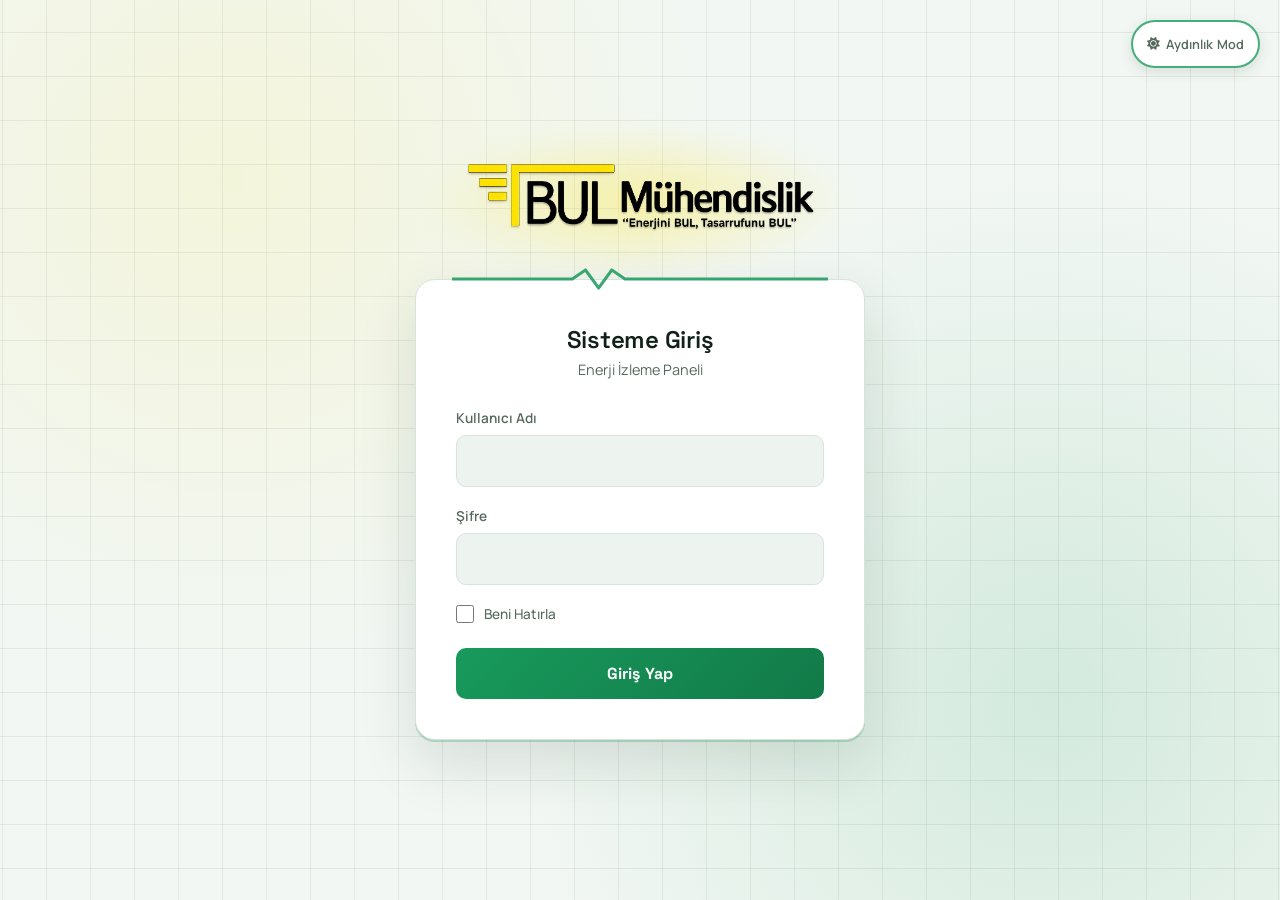
<file: index.html>
<!DOCTYPE html>
<html lang="tr">
<head>
    <script>
        // Kayıtlı tema tercihini sayfa çizilmeden önce uygula (ani renk çakması olmasın)
        (function () {
            try {
                var t = localStorage.getItem('theme') || 'light';
                document.documentElement.setAttribute('data-theme', t);
            } catch (e) {}
        })();
    </script>
    <meta charset="UTF-8">
    <meta name="viewport" content="width=device-width, initial-scale=1.0">
    <title>Enerji Takip - Giriş</title>
    <link rel="stylesheet" href="style.css">
    <link rel="stylesheet" href="https://cdnjs.cloudflare.com/ajax/libs/font-awesome/6.4.0/css/all.min.css">
    
    <style>
        /* Tema geçişine göre logo gösterimi */
        .logo-dark, .logo-light {
            display: none;
        }

        [data-theme="dark"] .logo-dark {
            display: block;
        }

        [data-theme="light"] .logo-light {
            display: block;
        }
    </style>
</head>
<body class="login-page">
    <div class="login-container">

        <button type="button" class="theme-toggle-standalone" data-theme-toggle title="Görünümü değiştir">
            <i class="fas fa-moon"></i> <span class="theme-toggle-label">Karanlık Mod</span>
        </button>

        <!-- LOGO ARTIK KUTUNUN DIŞINDA VE ÜSTÜNDE -->
        <div class="logo-container">
            <img src="logo.png" alt="BUL Mühendislik Logo" class="login-logo logo-dark">
            <img src="logo-light.png" alt="BUL Mühendislik Logo" class="login-logo logo-light">
        </div>

        <!-- login-box artık logonun altında başlıyor -->
        <div class="login-box">
            <h2>Sisteme Giriş</h2>
            <p class="subtitle">Enerji İzleme Paneli</p>
            
            <form id="loginForm">
                <div class="input-group">
                    <label for="username">Kullanıcı Adı</label>
                    <input type="text" id="username" required autocomplete="off">
                </div>
                
                <div class="input-group">
                    <label for="password">Şifre</label>
                    <input type="password" id="password" required>
                </div>

                <div class="remember-me-container">
                    <input type="checkbox" id="rememberMe">
                    <label for="rememberMe">Beni Hatırla</label>
                </div>

                <div id="errorMessage" class="error-text hidden">Hatalı giriş yaptınız.</div>
                
                <button type="submit" id="loginBtn">Giriş Yap</button>
            </form>
        </div>
    </div>
    <script src="ui.js"></script>
    <script src="app.js"></script>
</body>
</html>
</file>
<file: style.css>
/* =======================================================================
   style.css — EnerjiPanel tasarım sistemi
   -----------------------------------------------------------------------
   Palet: zümrüt yeşili (marka/aksiyon rengi) + beyaz/kömür nötrler.
   Logodaki gerçek sarı (#FFE100) marka rengi olarak DEĞİL, logonun kendi
   vurgusu olarak korunuyor: "Yönetici" rozetinde ve giriş sayfasındaki
   logo parıltısında --gold-color üzerinden gerçek logoyla birebir bağ
   kuruyor. Böylece yeşil ağırlıklı yeni kimlik, logoyu görmezden gelmek
   yerine onunla konuşuyor.

   Marka rengi (zümrüt) her iki modda da AYNI kalır (aşağıdaki not gibi,
   orijinal tasarımdaki kuralı koruyoruz); yüzey/metin/durum renkleri
   kontrast için mod bazında ayarlanıyor.
   ======================================================================= */

@import url('https://fonts.googleapis.com/css2?family=JetBrains+Mono:wght@400;500;600&family=Manrope:wght@400;500;600;700;800&family=Space+Grotesk:wght@500;600;700&display=swap');

:root {
    /* Karanlık mod (varsayılan) */
    --bg-color: #0a120d;
    --surface-color: #101d16;
    --surface-alt-color: #17281f;
    --border-color: #223529;
    --hover-color: #1b2c22;
    --text-primary: #eef6f0;
    --text-secondary: #8fa799;

    /* Marka rengi (zümrüt yeşili) — her iki modda da aynı kalır */
    --accent-color: #189a5c;
    --accent-hover: #127a48;

    --error-color: #e5636b;
    --success-color: #3ecf7e;
    --warning-color: #f2c744;
    --gold-color: #ffd93d;   /* logonun gerçek sarısına (#FFE100) en yakın, okunaklı ton */

    --shadow-color: rgba(0, 0, 0, 0.55);
    --overlay-color: rgba(4, 12, 8, 0.72);

    /* Sadece dekoratif amaçlı: logodaki gerçek sarı, iki modda da sabit */
    --logo-glow-color: #ffe100;

    /* Tipografi */
    --font-display: 'Space Grotesk', 'Manrope', 'Segoe UI', Tahoma, Geneva, Verdana, sans-serif;
    --font-body: 'Manrope', 'Segoe UI', Tahoma, Geneva, Verdana, sans-serif;
    --font-mono: 'JetBrains Mono', ui-monospace, 'SF Mono', 'Cascadia Mono', 'Roboto Mono', Consolas, monospace;

    color-scheme: dark;
}

/* Aydınlık mod: <html data-theme="light"> ayarlandığında devreye girer. */
html[data-theme="light"] {
    --bg-color: #f2f7f3;
    --surface-color: #ffffff;
    --surface-alt-color: #edf4ef;
    --border-color: #d7e4dc;
    --hover-color: #eef7f1;
    --text-primary: #12201a;
    --text-secondary: #55695d;

    --accent-color: #189a5c;
    --accent-hover: #127a48;

    --error-color: #c23a42;
    --success-color: #238c4e;
    --warning-color: #a3760a;
    --gold-color: #b4900a;

    --shadow-color: rgba(18, 40, 28, 0.12);
    --overlay-color: rgba(14, 28, 20, 0.45);

    color-scheme: light;
}

* {
    box-sizing: border-box;
    margin: 0;
    padding: 0;
    font-family: var(--font-body);
}

html {
    background-color: var(--bg-color);
    scroll-behavior: smooth;
}

h1, h2, h3, h4, h5, h6 {
    font-family: var(--font-display);
    letter-spacing: -0.01em;
}

body,
.sidebar,
.card,
.table-container,
.modal-content,
.login-box,
.input-group input,
.input-group select,
button,
.nav-links li a,
.action-btn,
.mobile-topbar {
    transition: background-color 0.25s ease, color 0.25s ease, border-color 0.25s ease;
}

::selection {
    background-color: color-mix(in srgb, var(--accent-color) 35%, transparent);
    color: var(--text-primary);
}

:focus-visible {
    outline: 2px solid var(--accent-color);
    outline-offset: 2px;
    border-radius: 2px;
}

input[type="checkbox"] {
    accent-color: var(--accent-color);
}

/* =======================================================================
   GİRİŞ SAYFASI
   ======================================================================= */
body.login-page {
    background-color: var(--bg-color);
    color: var(--text-primary);
    display: flex;
    justify-content: center;
    align-items: center;
    /* min-height:100vh yerine position:fixed + inset:0 kullanıyoruz:
       body'yi doğrudan görünür alana (viewport) sabitliyor. Böylece
       mobilde adres çubuğunun kayması veya "rubber-band" (esneme)
       efektiyle sayfa yukarı/aşağı kaymıyor. overflow-y:auto sadece
       çok kısa ekranlarda / klavye açıkken içerik gerçekten sığmazsa
       devreye giriyor, aksi halde hiç kaydırma olmuyor. */
    position: fixed;
    inset: 0;
    overflow-y: auto;
    overflow-x: hidden;
    overscroll-behavior: contain;
    -webkit-overflow-scrolling: touch;
    /* İnce bir "mühendislik krokisi" ızgarası — çok düşük opaklıkta */
    background-image:
        radial-gradient(circle at 18% 20%, color-mix(in srgb, var(--logo-glow-color) 10%, transparent) 0%, transparent 38%),
        radial-gradient(circle at 82% 78%, color-mix(in srgb, var(--accent-color) 14%, transparent) 0%, transparent 42%),
        linear-gradient(color-mix(in srgb, var(--text-secondary) 10%, transparent) 1px, transparent 1px),
        linear-gradient(90deg, color-mix(in srgb, var(--text-secondary) 10%, transparent) 1px, transparent 1px);
    background-size: auto, auto, 44px 44px, 44px 44px;
    background-position: center;
}

.login-container {
    display: flex;
    flex-direction: column;
    align-items: center;
    justify-content: center;
    width: 100%;
    padding: 20px;
    position: relative;
}

.logo-container {
    margin-bottom: 44px;
    text-align: center;
    position: relative;
    z-index: 0;
}

/* Logonun kendi sarısıyla nazik bir parıltı — paletin logoya gerçek bağı */
.logo-container::before {
    content: "";
    position: absolute;
    inset: -34px -10% auto -10%;
    height: 150px;
    background: radial-gradient(ellipse at center, color-mix(in srgb, var(--logo-glow-color) 30%, transparent) 0%, transparent 72%);
    filter: blur(10px);
    z-index: -1;
    pointer-events: none;
}

.login-logo {
    max-width: 350px;
    width: 100%;
    height: auto;
    position: relative;
}

.login-box {
    background-color: var(--surface-color);
    padding: 44px 40px 40px;
    border-radius: 20px;
    box-shadow: 0 24px 60px var(--shadow-color), 0 2px 0 color-mix(in srgb, var(--accent-color) 25%, transparent);
    width: 90%;
    max-width: 450px;
    box-sizing: border-box;
    border: 1px solid var(--border-color);
    position: relative;
}

/* İmza öğesi: bir enerji darbe/nabız çizgisi — osiloskopta okunan bir AC
   sinyali gibi. Bu sayfanın "kahraman" anı: elektrik izleme temasının
   kendi görsel malzemesinden (dalga formu) doğan tek belirgin risk. */
.login-box::before {
    content: "";
    position: absolute;
    top: -13px;
    left: 36px;
    right: 36px;
    height: 24px;
    background-color: var(--accent-color);
    -webkit-mask: url("data:image/svg+xml,%3Csvg xmlns='http://www.w3.org/2000/svg' viewBox='0 0 400 24' preserveAspectRatio='none'%3E%3Cpath d='M0 12 H128 L142 3 L156 21 L170 3 L184 12 H400' fill='none' stroke='%23000' stroke-width='3.2' stroke-linecap='round' stroke-linejoin='round'/%3E%3C/svg%3E") center / 100% 100% no-repeat;
    mask: url("data:image/svg+xml,%3Csvg xmlns='http://www.w3.org/2000/svg' viewBox='0 0 400 24' preserveAspectRatio='none'%3E%3Cpath d='M0 12 H128 L142 3 L156 21 L170 3 L184 12 H400' fill='none' stroke='%23000' stroke-width='3.2' stroke-linecap='round' stroke-linejoin='round'/%3E%3C/svg%3E") center / 100% 100% no-repeat;
    opacity: 0.85;
}

@media (prefers-reduced-motion: no-preference) {
    .login-box::before {
        animation: pulseGlow 2.6s ease-in-out infinite;
    }
}

@keyframes pulseGlow {
    0%, 100% { opacity: 0.55; }
    50% { opacity: 1; }
}

h2 {
    text-align: center;
    margin-bottom: 5px;
    font-weight: 600;
}

.subtitle {
    text-align: center;
    color: var(--text-secondary);
    margin-bottom: 30px;
    font-size: 0.9rem;
}

/* =======================================================================
   FORM ELEMANLARI
   ======================================================================= */
.input-group {
    margin-bottom: 20px;
}

.input-group label {
    display: block;
    margin-bottom: 8px;
    font-size: 0.85rem;
    font-weight: 600;
    color: var(--text-secondary);
}

.input-group input {
    width: 100%;
    padding: 14px 16px;
    font-size: 16px;
    border: 1px solid var(--border-color);
    border-radius: 10px;
    background-color: var(--surface-alt-color);
    color: var(--text-primary);
    outline: none;
    transition: border-color 0.2s ease, box-shadow 0.2s ease;
    box-sizing: border-box;
}

.input-group input[type="checkbox"] {
    width: 16px;
    height: 16px;
    padding: 0;
    flex-shrink: 0;
    border-radius: 4px;
}

.input-group input:focus {
    border-color: var(--accent-color);
    box-shadow: 0 0 0 3px color-mix(in srgb, var(--accent-color) 20%, transparent);
}

.input-group select {
    width: 100%;
    padding: 14px 16px;
    font-size: 16px;
    border: 1px solid var(--border-color);
    border-radius: 10px;
    background-color: var(--surface-alt-color);
    color: var(--text-primary);
    outline: none;
    transition: border-color 0.2s ease, box-shadow 0.2s ease;
    box-sizing: border-box;
    cursor: pointer;
}

.input-group select:focus {
    border-color: var(--accent-color);
    box-shadow: 0 0 0 3px color-mix(in srgb, var(--accent-color) 20%, transparent);
}

button {
    width: 100%;
    padding: 15px;
    background: linear-gradient(135deg, var(--accent-color), var(--accent-hover));
    color: #ffffff;
    border: none;
    border-radius: 10px;
    font-size: 1rem;
    cursor: pointer;
    font-weight: 700;
    font-family: var(--font-display);
    letter-spacing: 0.01em;
    transition: filter 0.2s ease, transform 0.15s ease, box-shadow 0.2s ease;
    min-height: 48px;
}

button:hover {
    filter: brightness(1.08);
    transform: translateY(-1px);
    box-shadow: 0 8px 20px color-mix(in srgb, var(--accent-color) 35%, transparent);
}

button:active {
    transform: translateY(0);
}

.error-text {
    color: var(--error-color);
    font-size: 0.85rem;
    text-align: center;
    margin-bottom: 15px;
}

.hidden {
    display: none;
}

/* =======================================================================
   TEMA DEĞİŞTİRME DÜĞMESİ (Karanlık / Aydınlık)
   ======================================================================= */
.theme-toggle-btn {
    width: calc(100% - 40px);
    margin: 0 20px 14px 20px;
    background-color: var(--surface-alt-color);
    background-image: none;
    border: 1px solid var(--border-color);
    color: var(--text-primary);
    border-radius: 10px;
    padding: 10px;
    display: flex;
    align-items: center;
    justify-content: center;
    gap: 8px;
    font-size: 0.85rem;
    font-weight: 600;
    font-family: var(--font-body);
    flex-shrink: 0;
    box-shadow: none;
}
.theme-toggle-btn:hover {
    background-color: var(--hover-color);
    border-color: var(--accent-color);
    color: var(--accent-color);
    filter: none;
    transform: none;
    box-shadow: none;
}
.theme-toggle-btn i { color: var(--accent-color); }

.theme-toggle-standalone {
    position: fixed;
    top: 20px;
    right: 20px;
    width: auto;
    padding: 10px 14px;
    background-color: var(--surface-color);
    background-image: none;
    /* Kalınlık 2px yapıldı ve yeşil renk daha belirgin hale getirildi (80%) */
    border: 2px solid color-mix(in srgb, var(--accent-color) 80%, transparent);
    color: var(--text-secondary);
    border-radius: 30px;
    display: flex;
    align-items: center;
    gap: 6px;
    font-size: 0.8rem;
    font-weight: 600;
    font-family: var(--font-body);
    box-shadow: 0 4px 14px var(--shadow-color);
    z-index: 2000;
}
.theme-toggle-standalone:hover {
    color: var(--accent-color);
    border-color: var(--accent-color);
    filter: none;
    transform: none;
    box-shadow: 0 4px 14px var(--shadow-color);
}

/* =======================================================================
   PANEL DÜZENİ (Sidebar + Ana İçerik)
   ======================================================================= */
.dashboard-body {
    display: flex;
    justify-content: flex-start;
    align-items: flex-start;
    min-height: 100vh;
    background-color: var(--bg-color);
}

.sidebar {
    width: 250px;
    min-width: 250px;
    flex-shrink: 0;
    height: 100vh;
    background-color: var(--surface-color);
    padding: 24px 0;
    display: flex;
    flex-direction: column;
    border-right: 1px solid var(--border-color);
}

.sidebar .logo {
    font-family: var(--font-display);
    font-size: 1.4rem;
    font-weight: 700;
    color: var(--accent-color);
    text-align: center;
    margin-bottom: 36px;
    letter-spacing: -0.02em;
}

.nav-links {
    list-style: none;
    flex-grow: 1;
    padding: 0 12px;
}

.nav-links li {
    margin-bottom: 4px;
}

.nav-links li a {
    display: flex;
    align-items: center;
    gap: 12px;
    padding: 12px 14px;
    border-radius: 10px;
    color: var(--text-secondary);
    text-decoration: none;
    font-weight: 500;
    font-size: 0.94rem;
    transition: background-color 0.2s ease, color 0.2s ease, transform 0.15s ease;
}

.nav-links li a i {
    width: 18px;
    text-align: center;
    flex-shrink: 0;
    font-size: 0.95rem;
}

.nav-links li a:hover {
    background-color: var(--hover-color);
    color: var(--text-primary);
    transform: translateX(2px);
}

.nav-links li a.active {
    background-color: color-mix(in srgb, var(--accent-color) 15%, transparent);
    color: var(--accent-color);
    font-weight: 700;
}
.nav-links li a.active i { color: var(--accent-color); }

.logout-btn {
    width: calc(100% - 40px);
    margin: auto 20px 20px 20px;
    background: transparent;
    background-image: none;
    border: 1px solid var(--error-color);
    color: var(--error-color);
    border-radius: 10px;
    padding: 10px;
    flex-shrink: 0;
    box-shadow: none;
}

.logout-btn:hover {
    background-color: var(--error-color);
    background-image: none;
    color: #fff;
    filter: none;
    transform: none;
    box-shadow: none;
}

.main-content {
    flex-grow: 1;
    padding: 32px 34px;
    height: 100vh;
    overflow-y: auto;
    min-width: 0;
}

header {
    display: flex;
    justify-content: space-between;
    align-items: center;
    margin-bottom: 30px;
    padding-bottom: 16px;
    border-bottom: 1px solid var(--border-color);
    flex-wrap: wrap;
    gap: 10px;
    position: relative;
}

/* Sayfa üstlüklerinin altında sessiz bir marka yankısı: giriş sayfasındaki
   darbe motifinin küçük, sakin bir tekrarı — burada gösteriş değil imza. */
header::after {
    content: "";
    position: absolute;
    left: 0;
    bottom: -1px;
    height: 2px;
    width: 84px;
    max-width: 40%;
    background: linear-gradient(90deg, var(--accent-color), transparent);
}

.user-info {
    color: var(--text-secondary);
    font-size: 0.92rem;
}
.user-info span {
    color: var(--text-primary);
    font-weight: 700;
}

/* =======================================================================
   KARTLAR VE İSTATİSTİKLER
   ======================================================================= */
.content-cards {
    display: flex;
    gap: 20px;
    margin-bottom: 30px;
}

.card {
    background-color: var(--surface-color);
    padding: 22px 22px 20px;
    border-radius: 14px;
    flex: 1;
    border: 1px solid var(--border-color);
    border-top: 3px solid color-mix(in srgb, var(--accent-color) 55%, transparent);
    min-width: 0;
}

.card h3 {
    font-size: 0.85rem;
    font-weight: 600;
    color: var(--text-secondary);
    letter-spacing: 0.02em;
    text-transform: uppercase;
}

.card.warning {
    border-color: var(--error-color);
    border-top-color: var(--error-color);
}

.big-number {
    font-family: var(--font-display);
    font-variant-numeric: tabular-nums;
    font-size: 2.5rem;
    font-weight: 700;
    color: var(--accent-color);
    margin-top: 10px;
}

.placeholder-box {
    background-color: var(--surface-alt-color);
    padding: 50px 20px;
    text-align: center;
    color: var(--text-secondary);
    border-radius: 12px;
    border: 1px dashed var(--border-color);
}

/* =======================================================================
   TABLOLAR
   ======================================================================= */
.table-container {
    background-color: var(--surface-color);
    border-radius: 14px;
    padding: 15px;
    border: 1px solid var(--border-color);
    overflow-x: auto;
}

table {
    width: 100%;
    border-collapse: collapse;
    text-align: left;
}

thead tr {
    border-bottom: 2px solid var(--border-color);
}

th {
    padding: 12px 15px;
    color: var(--text-secondary);
    font-weight: 700;
    font-size: 0.78rem;
    text-transform: uppercase;
    letter-spacing: 0.03em;
    white-space: nowrap;
}

td {
    padding: 13px 15px;
    border-bottom: 1px solid var(--surface-alt-color);
    color: var(--text-primary);
    font-size: 0.93rem;
}

tbody tr:hover {
    background-color: var(--hover-color);
}

.badge {
    padding: 5px 12px;
    border-radius: 20px;
    font-size: 0.76rem;
    font-weight: 700;
    letter-spacing: 0.02em;
    display: inline-block;
}

.badge.success {
    background-color: color-mix(in srgb, var(--success-color) 18%, transparent);
    color: var(--success-color);
}

.badge.danger {
    background-color: color-mix(in srgb, var(--error-color) 18%, transparent);
    color: var(--error-color);
}

.badge.neutral {
    background-color: color-mix(in srgb, var(--text-secondary) 15%, transparent);
    color: var(--text-secondary);
}

.table-loading,
.table-error {
    text-align: center;
    padding: 20px;
    color: var(--text-secondary);
}
.table-error { color: var(--error-color); }

.action-btn {
    padding: 6px 13px;
    background-color: transparent;
    background-image: none;
    border: 1px solid var(--text-secondary);
    color: var(--text-secondary);
    border-radius: 8px;
    cursor: pointer;
    font-weight: 600;
    font-size: 0.85rem;
    width: auto;
    min-height: 0;
    transition: 0.2s ease;
    box-shadow: none;
}

.action-btn:hover {
    border-color: var(--accent-color);
    color: var(--accent-color);
    filter: none;
    transform: none;
    box-shadow: none;
}

/* =======================================================================
   MODALLAR
   ======================================================================= */
.modal {
    position: fixed;
    top: 0;
    left: 0;
    width: 100%;
    height: 100%;
    background-color: var(--overlay-color);
    display: flex;
    justify-content: center;
    align-items: center;
    z-index: 3000;
    backdrop-filter: blur(4px);
    padding: 20px;
}

.modal.hidden {
    display: none;
}

.modal-content {
    background-color: var(--surface-color);
    padding: 32px;
    border-radius: 16px;
    width: 90%;
    max-width: 450px;
    max-height: 90vh;
    overflow-y: auto;
    position: relative;
    box-shadow: 0 20px 50px var(--shadow-color);
    border: 1px solid var(--border-color);
}

.close-btn {
    position: absolute;
    top: 15px;
    right: 20px;
    font-size: 1.8rem;
    color: var(--text-secondary);
    cursor: pointer;
    transition: 0.2s ease;
}

.close-btn:hover {
    color: var(--error-color);
}

.chart-section {
    height: 350px;
}

/* =======================================================================
   MOBİL ÜST ÇUBUK + AÇILIR (OFF-CANVAS) MENÜ
   ======================================================================= */
.mobile-topbar {
    display: none;
}

.sidebar-overlay {
    display: none;
    position: fixed;
    inset: 0;
    background-color: var(--overlay-color);
    z-index: 1900;
}
.sidebar-overlay.visible {
    display: block;
}

/* Mobil menü (sidebar) açıkken JS bu sınıfı body'e ekliyor: sayfayı
   bulunduğu kaydırma konumunda sabitleyip arka planın kaymasını
   engelliyor. Menü kapanınca ui.js sınıfı kaldırıp scroll konumunu
   geri yüklüyor. */
body.sidebar-locked {
    position: fixed;
    left: 0;
    right: 0;
    width: 100%;
    overflow: hidden;
}

@media (max-width: 768px) {
    .dashboard-body {
        flex-direction: column;
        height: auto;
        min-height: 100vh;
    }

    .mobile-topbar {
        display: flex;
        align-items: center;
        gap: 14px;
        position: sticky;
        top: 0;
        z-index: 1500;
        width: 100%;
        background-color: var(--surface-color);
        border-bottom: 1px solid var(--border-color);
        padding: 14px 16px;
    }
    .mobile-topbar .logo {
        font-family: var(--font-display);
        font-size: 1.15rem;
        font-weight: 700;
        color: var(--accent-color);
    }
    .hamburger-btn {
        width: 42px;
        height: 42px;
        min-height: 42px;
        flex-shrink: 0;
        background-color: var(--surface-alt-color);
        background-image: none;
        border: 1px solid var(--border-color);
        color: var(--text-primary);
        border-radius: 10px;
        font-size: 1.1rem;
        display: flex;
        align-items: center;
        justify-content: center;
        padding: 0;
        box-shadow: none;
    }
    .hamburger-btn:hover {
        border-color: var(--accent-color);
        color: var(--accent-color);
        filter: none;
        transform: none;
        box-shadow: none;
    }

    .sidebar {
        position: fixed;
        top: 0;
        left: 0;
        width: 78vw;
        max-width: 300px;
        min-width: 0;
        height: 100vh;
        /* 100dvh, mobil tarayıcının adres çubuğu/gezinme çubuğu yüzünden
           değişen gerçek görünür yüksekliği kullanır; sabit 100vh bazen
           gerçek ekrandan uzun sayılıp en alttaki çıkış butonunu görünür
           alanın dışında bırakıyordu. Desteklemeyen tarayıcılarda üstteki
           100vh geçerli kalır. */
        height: 100dvh;
        /* iPhone'larda alttaki home indicator şeridinin üstüne biraz
           daha boşluk ekleyerek çıkış butonunun ona takılmamasını sağlar */
        padding-bottom: max(12px, env(safe-area-inset-bottom));
        overflow-y: auto;
        transform: translateX(-100%);
        transition: transform 0.28s ease;
        z-index: 2000;
        border-right: 1px solid var(--border-color);
        border-bottom: none;
        box-shadow: 8px 0 24px var(--shadow-color);
    }
    .sidebar.open {
        transform: translateX(0);
    }

    .nav-links {
        display: block;
        overflow-x: visible;
        white-space: normal;
        margin: 0;
    }

    .main-content {
        padding: 16px;
        width: 100%;
        height: auto;
    }
    .content-cards {
        flex-direction: column;
    }
    .chart-section {
        height: 260px;
    }
    header h2 {
        font-size: 1.2rem;
    }
    .modal-content {
        padding: 22px;
    }

    /* Çıkış Yap butonunu ekranın en dibinden biraz yukarı çeker,
       böylece mobil tarayıcı arayüzünün/home indicator'ın arkasında
       kalıp görünmez olmaz. */
    .logout-btn {
        margin-bottom: 28px;
    }
}

/* =======================================================================
   MOBİLDE TABLOLARI KART GÖRÜNÜMÜNE ÇEVİR
   ======================================================================= */
@media (max-width: 700px) {
    .table-container { padding: 8px; overflow-x: visible; }

    table {
        border: none;
    }
    table thead {
        display: none;
    }
    table tbody,
    table tr,
    table td {
        display: block;
        width: 100%;
    }
    table tr {
        margin-bottom: 12px;
        border: 1px solid var(--border-color);
        border-radius: 12px;
        padding: 6px 0;
        background-color: var(--surface-alt-color);
    }
    table tr:last-child { margin-bottom: 0; }
    table td {
        display: flex;
        align-items: center;
        justify-content: space-between;
        gap: 12px;
        text-align: right;
        padding: 10px 14px;
        border-bottom: 1px solid var(--border-color);
    }
    table td:last-child { border-bottom: none; }
    table td::before {
        content: attr(data-label);
        color: var(--text-secondary);
        font-weight: 600;
        font-size: 0.78rem;
        text-align: left;
        flex-shrink: 0;
    }
    table td:not([data-label]) {
        justify-content: flex-start;
    }
    table td.table-loading,
    table td.table-error {
        display: block;
        text-align: center;
    }
    table td.table-loading::before,
    table td.table-error::before {
        content: none;
    }
}

@media (max-width: 480px) {
    .fp-header { flex-direction: column; align-items: stretch; }
    
    .login-container { padding-top: 10px; }
}

@media (prefers-reduced-motion: reduce) {
    html { scroll-behavior: auto; }
    .login-box::before { animation: none; }
    .nav-links li a:hover { transform: none; }
    button:hover { transform: none; }
}

/* =======================================================================
   BENİ HATIRLA ONAY KUTUSU
   ======================================================================= */
.remember-me-container {
    display: flex;
    align-items: center;
    gap: 10px;
    margin-bottom: 25px; /* Butonla arasındaki boşluk */
}

.remember-me-container input[type="checkbox"] {
    width: 18px;
    height: 18px;
    cursor: pointer;
    border-radius: 4px;
    accent-color: var(--accent-color); /* Tıklandığında yeşil olur */
}

.remember-me-container label {
    font-size: 0.85rem;
    font-weight: 500;
    color: var(--text-secondary);
    cursor: pointer;
    user-select: none; /* Yazıya çift tıklanınca seçilmesini engeller */
}

.remember-me-container label:hover {
    color: var(--text-primary);
}
</file>
<file: factories-page.css>
/* =======================================================================
   factories-page.css
   Adds ONLY what style.css does not already provide for this page: the
   two-column layout, the search box, the empty state, and a small
   sizing helper for an inline button.

   Everything else — button, .modal, .modal-content, .close-btn,
   .input-group, .badge — is left completely alone and inherited as-is
   from style.css, using the exact same tokens (--bg-color, --surface-color,
   --text-primary, --text-secondary, --accent-color, --accent-hover,
   --error-color) as every other page, so this page can't drift from
   the shared theme.
   ======================================================================= */

.fp-main {
    display: flex;
    flex-direction: column;
    gap: 22px;
}

/* ---------- Page header ---------- */
.fp-header {
    display: flex;
    align-items: flex-start;
    justify-content: space-between;
    flex-wrap: wrap;
    gap: 14px;
    padding-bottom: 16px;
    border-bottom: 1px solid var(--border-color);
    position: relative;
}
/* diğer sayfalardaki <header> alt çizgisiyle aynı sessiz imza çizgisi */
.fp-header::after {
    content: "";
    position: absolute;
    left: 0;
    bottom: -1px;
    height: 2px;
    width: 84px;
    max-width: 40%;
    background: linear-gradient(90deg, var(--accent-color), transparent);
}
.fp-header h2 { margin: 0; }
.fp-subtitle {
    margin: 6px 0 0;
    color: var(--text-secondary);
    font-size: 0.9rem;
    max-width: 46ch;
}

/* style.css's global `button` rule is width:100% by design (it's built
   for the login form / modal submit). This lets a button sit inline in
   a header instead, without touching any of its colors, radius, or
   hover state — those still come straight from style.css. */
.btn-inline {
    width: auto;
    display: inline-flex;
    align-items: center;
    gap: 8px;
    padding: 10px 18px;
    border-radius: 10px;
    flex-shrink: 0;
}

/* ---------- Two-column layout ---------- */
.fp-layout {
    display: grid;
    grid-template-columns: minmax(280px, 360px) 1fr;
    align-items: start;
    gap: 20px;
}
@media (max-width: 860px) {
    .fp-layout { grid-template-columns: 1fr; }
}

/* .card already gives the surface/border/radius look site-wide;
   these just fine-tune sizing inside the grid. */
.fp-list-card, .fp-detail-card { min-width: 0; }
.fp-detail-card { min-height: 460px; }

.fp-card-header {
    display: flex;
    align-items: center;
    justify-content: space-between;
    gap: 10px;
    margin-bottom: 16px;
}
.fp-card-header h3 {
    margin: 0;
    font-size: 1rem;
    display: flex;
    align-items: center;
    gap: 9px;
    min-width: 0;
    overflow-wrap: anywhere;
    /* style.css'teki .card h3 kuralı (büyük harf, ikincil renk) bir istatistik
       kartı etiketi için düşünüldü; burası gerçek bir bölüm başlığı olduğundan
       normale döndürüyoruz. */
    text-transform: none;
    letter-spacing: normal;
    font-weight: 700;
    color: var(--text-primary);
}
.fp-card-header h3 i { color: var(--accent-color); font-size: 0.9rem; flex-shrink: 0; }

.fp-count {
    flex-shrink: 0;
    font-size: 0.72rem;
    font-weight: 700;
    color: var(--text-secondary);
    background: color-mix(in srgb, var(--text-primary) 4%, transparent);
    border: 1px solid var(--border-color);
    padding: 3px 10px;
    border-radius: 20px;
}

/* ---------- Search box above the factory list ---------- */
.fp-search { position: relative; margin-bottom: 14px; }
.fp-search i {
    position: absolute;
    left: 12px;
    top: 50%;
    transform: translateY(-50%);
    color: var(--text-secondary);
    font-size: 0.8rem;
}
.fp-search input {
    width: 100%;
    padding: 10px 12px 10px 32px;
    background-color: var(--surface-alt-color);
    border: 1px solid var(--border-color);
    border-radius: 10px;
    color: var(--text-primary);
    font-size: 0.9rem;
    outline: none;
    transition: border-color 0.2s ease, box-shadow 0.2s ease, background-color 0.25s ease;
}
.fp-search input:focus {
    border-color: var(--accent-color);
    box-shadow: 0 0 0 3px color-mix(in srgb, var(--accent-color) 20%, transparent);
}
.fp-search input::placeholder { color: var(--text-secondary); }

#factoryList {
    display: flex;
    flex-direction: column;
    gap: 10px;
    max-height: 560px;
    overflow-y: auto;
    padding-right: 2px;
}
#factoryList::-webkit-scrollbar { width: 6px; }
#factoryList::-webkit-scrollbar-thumb { background: color-mix(in srgb, var(--accent-color) 30%, var(--border-color)); border-radius: 10px; }

@media (max-width: 860px) {
    #factoryList { max-height: 320px; }
    .fp-detail-card { min-height: 0; }
}

/* ---------- Detail panel empty state ---------- */
.fp-empty-state {
    display: flex;
    flex-direction: column;
    align-items: center;
    justify-content: center;
    text-align: center;
    gap: 12px;
    min-height: 360px;
    color: var(--text-secondary);
}
.fp-empty-state i {
    font-size: 1.8rem;
    color: var(--accent-color);
    background: color-mix(in srgb, var(--accent-color) 14%, transparent);
    width: 60px;
    height: 60px;
    border-radius: 50%;
    display: flex;
    align-items: center;
    justify-content: center;
}
.fp-empty-state p { margin: 0; font-size: 0.88rem; max-width: 280px; }

/* ---------- Tiny additions inside the existing modal/input-group ---------- */
#addFactoryModal h3 {
    display: flex;
    align-items: center;
    gap: 10px;
}
#addFactoryModal h3 i,
#addFactoryModal .input-group label i { color: var(--accent-color); }
#addFactoryModal .input-group label {
    display: flex;
    align-items: center;
    gap: 7px;
}

@media (max-width: 480px) {
    .fp-header { flex-direction: column; align-items: stretch; }
}
</file>
